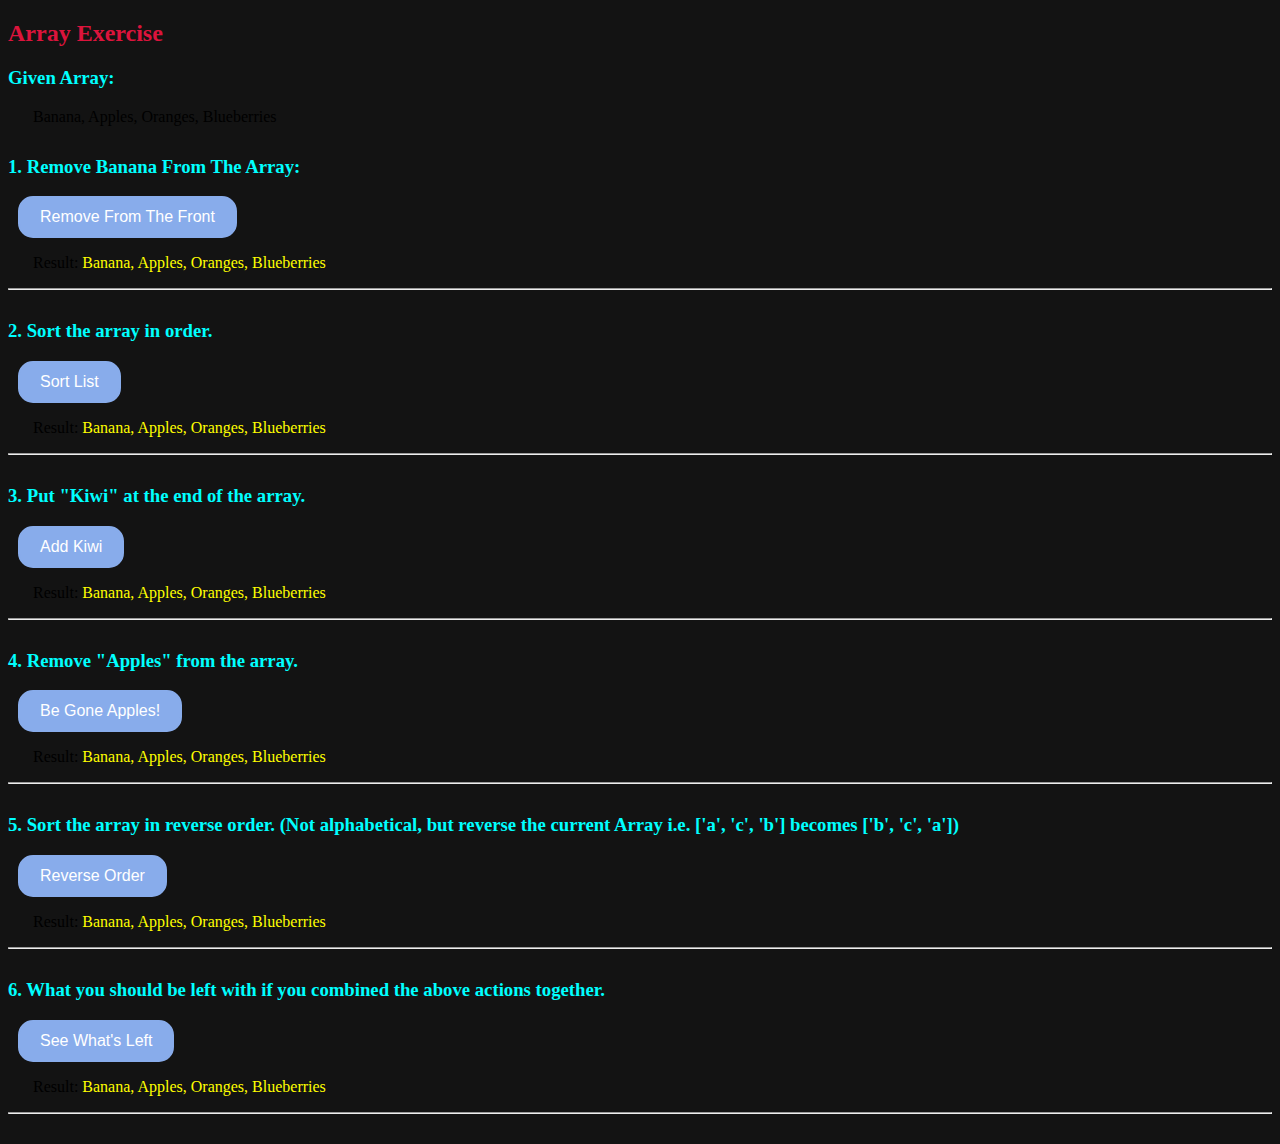
<file: Section11/119_ArrayExercise/index.html>
<!DOCTYPE html>
<html lang="en">

<head>
  <meta charset="UTF-8">
  <meta name="viewport" content="width=device-width, initial-scale=1.0">
  <title>Array Exercise</title>
  <style>
    body {
      background-color: #131313;
    }

    h2 {
      color: crimson;
    }

    div {
      margin-bottom: 30px;
    }

    h3 {
      color: aqua;
    }

    button {
      padding: 10px 20px;
      border: solid #88aceb 2px;
      border-radius: 15px;
      margin-left: 10px;
      background-color: #88aceb;
      font-size: medium;
      color: #fff;
    }

    button:hover {
      background-color: #fff;
      color: #88aceb;
    }

    p {
      margin-left: 25px;
    }

    span {
      color: yellow;
    }
  </style>
</head>

<body>
  <h2>Array Exercise</h2>

  <div class="given">
    <h3>Given Array:</h3>
    <p id="givenArr"></p>
  </div>

  <div class="first">
    <h3>1. Remove Banana From The Array:</h3>
    <button onclick="shift()">Remove From The Front</button>
    <p>Result: <span id="first">Banana, Apples, Oranges, Blueberries</span></p>
    <hr>
  </div>

  <div class="second">
    <h3>2. Sort the array in order.</h3>
    <button onclick="sort()">Sort List</button>
    <p>Result: <span id="second">Banana, Apples, Oranges, Blueberries</span></p>
    <hr>
  </div>

  <div class="third">
    <h3>3. Put "Kiwi" at the end of the array.</h3>
    <button onclick="push()">Add Kiwi</button>
    <p>Result: <span id="third">Banana, Apples, Oranges, Blueberries</span></p>
    <hr>
  </div>

  <div class="fourth">
    <h3>4. Remove "Apples" from the array.</h3>
    <button onclick="splice()">Be Gone Apples!</button>
    <p>Result: <span id="fourth">Banana, Apples, Oranges, Blueberries</span></p>
    <hr>
  </div>

  <div class="fifth">
    <h3>5. Sort the array in reverse order. (Not alphabetical, but reverse the current Array i.e. ['a', 'c', 'b']
      becomes ['b', 'c', 'a'])</h3>
    <button onclick="reverse()">Reverse Order</button>
    <p>Result: <span id="fifth">Banana, Apples, Oranges, Blueberries</span></p>
    <hr>
  </div>

  <div class="sixth">
    <h3>6. What you should be left with if you combined the above actions together.</h3>
    <button onclick="myfunction()">See What's Left</button>
    <p>Result: <span id="sixth">Banana, Apples, Oranges, Blueberries</span></p>
    <hr>
  </div>


  <script>
    let array = ['Banana', 'Apples', 'Oranges', 'Blueberries'];
    let arrayString = array.join(', ');
    document.getElementById('givenArr').innerHTML = arrayString;
    console.log(`Original Array: ${arrayString}`)

    // 1. Remove the Banana from the array.
    function shift() {
      let array = ['Banana', 'Apples', 'Oranges', 'Blueberries'];
      array.shift();
      let arrayString = array.join(', ');
      document.getElementById('first').innerHTML = arrayString;
      console.log(`1. Remove Banana: ${arrayString}`)
    }

    // 2. Sort the array in order.
    function sort() {
      let array = ['Banana', 'Apples', 'Oranges', 'Blueberries'];
      array.sort();
      let arrayString = array.join(', ');
      document.getElementById('second').innerHTML = arrayString;
      console.log(`2. Sort Array: ${arrayString}`)
    }

    // 3. Put "Kiwi" at the end of the array.
    function push() {
      let array = ['Banana', 'Apples', 'Oranges', 'Blueberries'];
      array.push('Kiwi');
      let arrayString = array.join(', ');
      document.getElementById('third').innerHTML = arrayString;
      console.log(`3. Add Kiwi: ${arrayString}`)
    }

    // 4. Remove "Apples" from the array.
    function splice() {
      let array = ['Banana', 'Apples', 'Oranges', 'Blueberries'];
      array.splice(1, 1);
      let arrayString = array.join(', ');
      document.getElementById('fourth').innerHTML = arrayString;
      console.log(`4. Remove Apples: ${arrayString}`)
    }

    // 5. Sort the array in reverse order. (Not alphabetical, but reverse
    // the current Array i.e. ['a', 'c', 'b'] becomes ['b', 'c', 'a'])
    function reverse() {
      let array = ['Banana', 'Apples', 'Oranges', 'Blueberries'];
      array.reverse();
      let arrayString = array.join(', ');
      document.getElementById('fifth').innerHTML = arrayString;
      console.log(`5. Reverse Order: ${arrayString}`)
    }

    // 6. What you should be left with ["Kiwi", "Oranges", "Blueberries"]
    function myfunction() {
      let array = ['Banana', 'Apples', 'Oranges', 'Blueberries'];
      array.shift();
      console.log(`1. Remove Banana: ${array}`)
      array.sort();
      console.log(`2. Sort Array: ${array}`)
      array.push('Kiwi');
      console.log(`3. Add Kiwi: ${array}`)
      array.splice(0, 1);
      console.log(`4. Remove Apples: ${array}`)
      array.reverse();
      console.log(`5. Reverse Order: ${array}`)
      let arrayString = array.join(', ');
      document.getElementById('sixth').innerHTML = arrayString;
      console.log(`6. Whats left: ${arrayString}`)
    }
  </script>
</body>

</html>
</file>
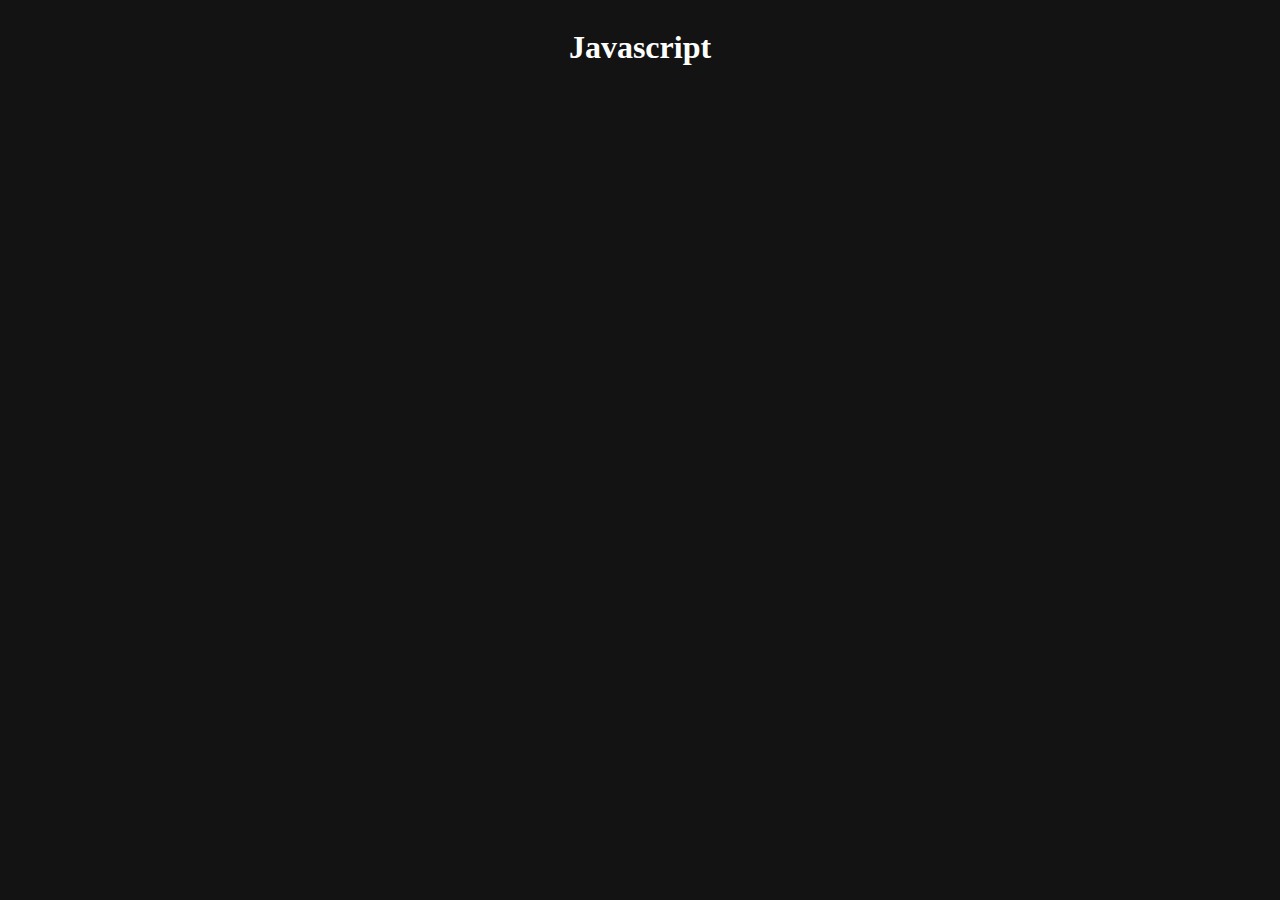
<file: Section11/121_Object-Arrays-FBApp/index.html>
<!DOCTYPE html>
<html lang="en">
<head>
  <meta charset="UTF-8">
  <meta name="viewport" content="width=device-width, initial-scale=1.0">
  <link rel="stylesheet" href="style.css">
  <title>Data Structures</title>
</head>
<body>
  <h1>Javascript</h1>
  

  <script src="app.js"></script>
</body>
</html>
</file>
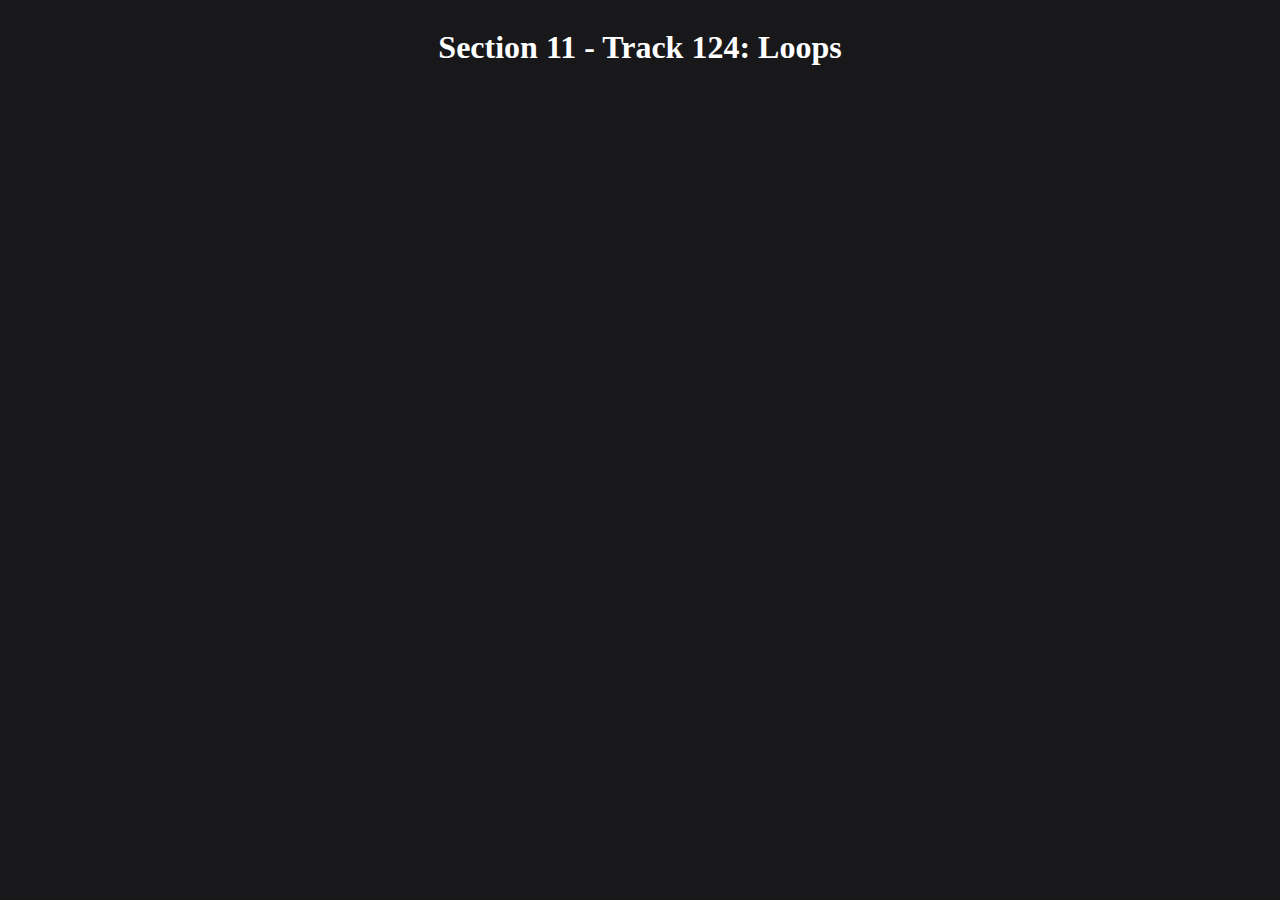
<file: Section11/124_Loops/index.html>
<!DOCTYPE html>
<html lang="en">
<head>
  <meta charset="UTF-8">
  <meta name="viewport" content="width=device-width, initial-scale=1.0">
  <style>
    body {
      background-color: #18171a;
      color: white;
      display: flex;
      justify-content: center;
    }
  </style>
  <title>Loops</title>
</head>
<body>
  <h1>Section 11 - Track 124: Loops</h1>
  <script src="app.js"></script>
</body>
</html>
</file>
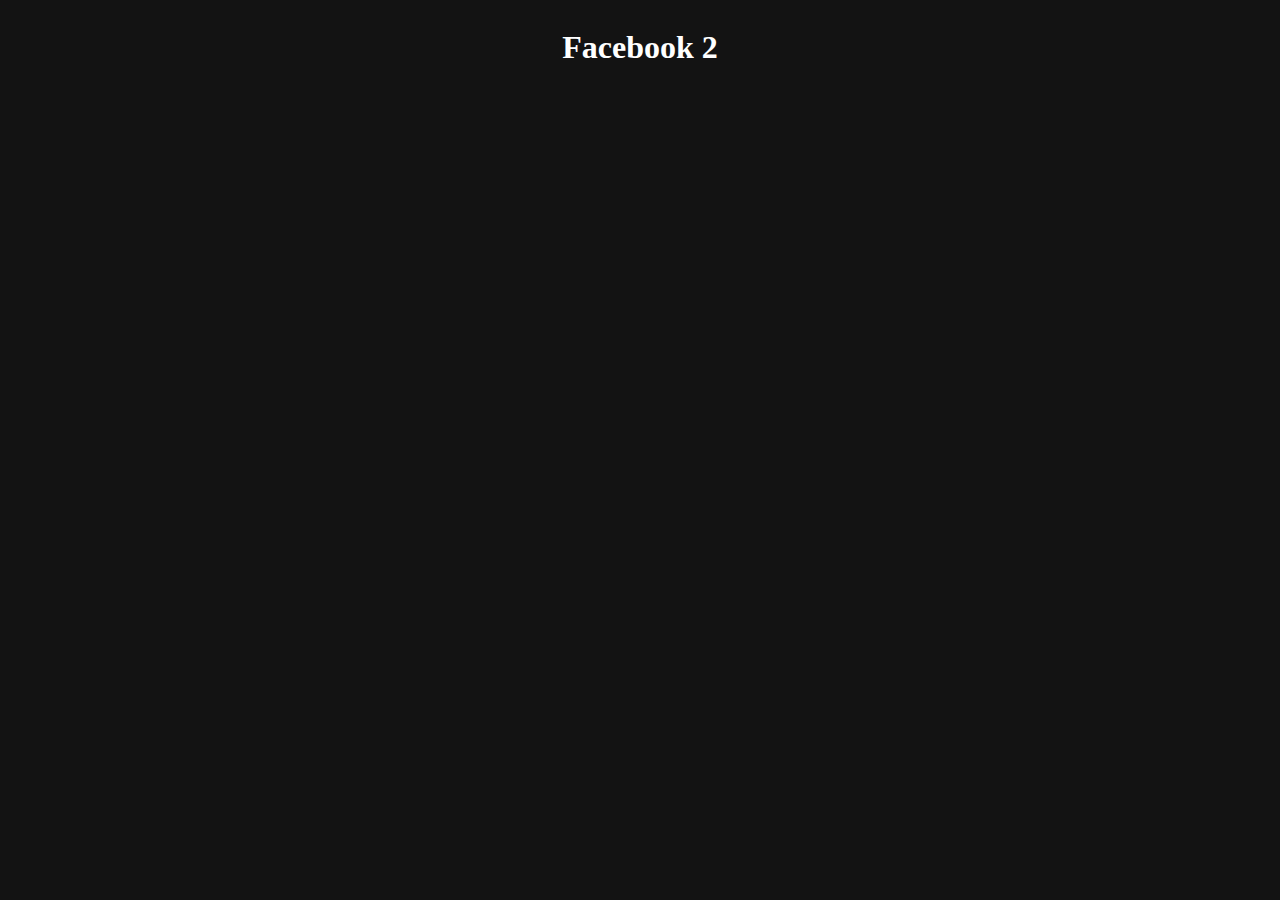
<file: Section11/125_Build-FB2/index.html>
<!DOCTYPE html>
<html lang="en">

<head>
  <meta charset="UTF-8">
  <meta name="viewport" content="width=device-width, initial-scale=1.0">
  <style>
    body {
      background-color: #131313;
      color: #fff;
      display: flex;
      justify-content: center;
    }
  </style>
  <title>Facebook 2</title>
</head>

<body>
  <h1>Facebook 2</h1>


  <script src="app.js"></script>
</body>

</html>
</file>
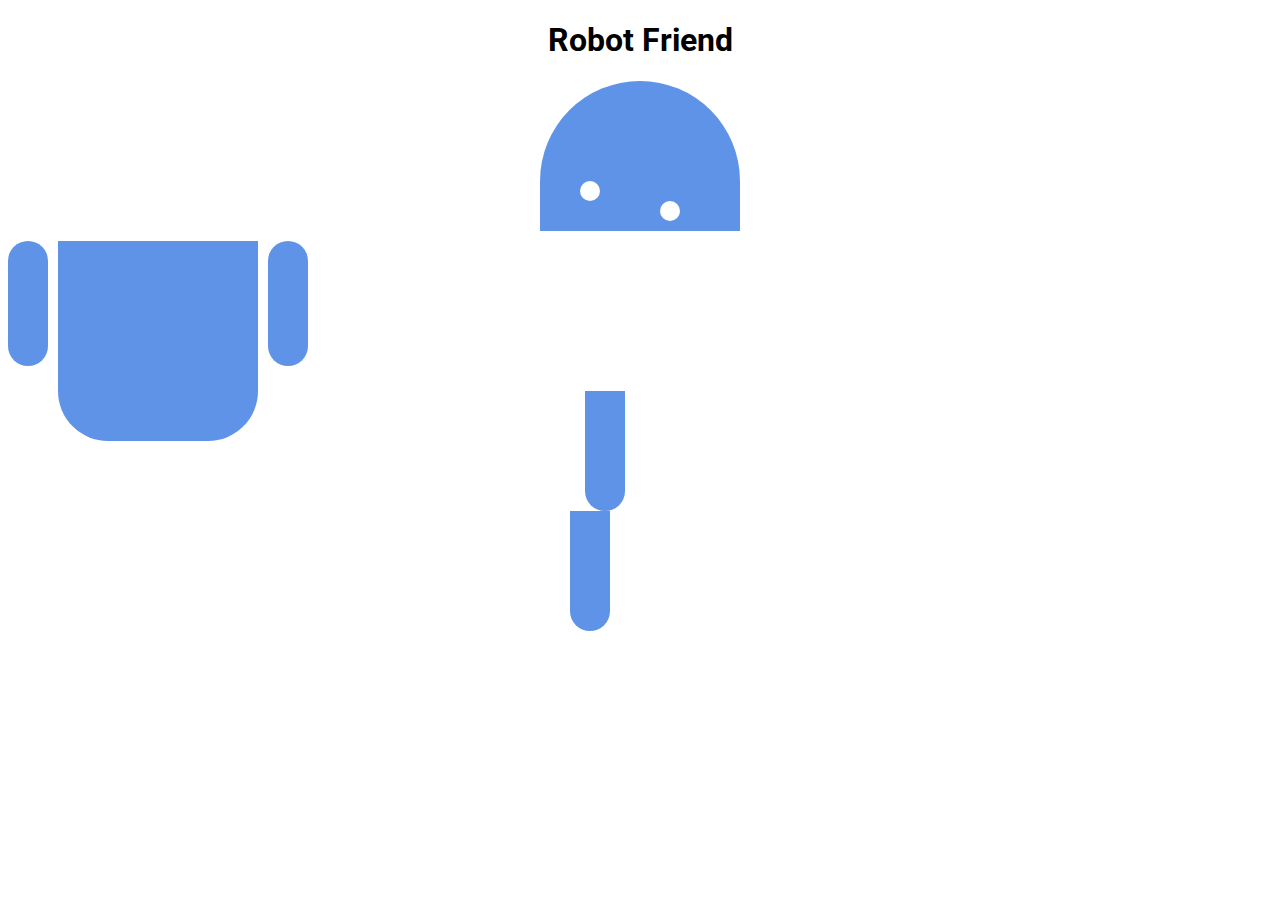
<file: Section7/60-Robot/index.html>
<!DOCTYPE html>
<html>
<head>
	<title>RoboPage</title>
	<link rel="stylesheet" type="text/css" href="style.css">
	<link href="https://fonts.googleapis.com/css?family=Roboto" rel="stylesheet">
</head>
<body>
	<h1>Robot Friend</h1>
	<div class="robots">
		<div class="android"> 
			<div class="head"> 
				<div class="eyes"> 
					<div class="left_eye"></div> 
					<div class="right_eye"></div>
				</div> 
			</div> 
			<div class="upper_body"> 
				<div class="left_arm"></div> 
				<div class="torso"></div> 
				<div class="right_arm"></div> 
			</div> 
			<div class="lower_body"> 
				<div class="left_leg"></div> 
				<div class="right_leg"></div> 
			</div> 
		</div>
	</div>
</body>
</html>
</file>
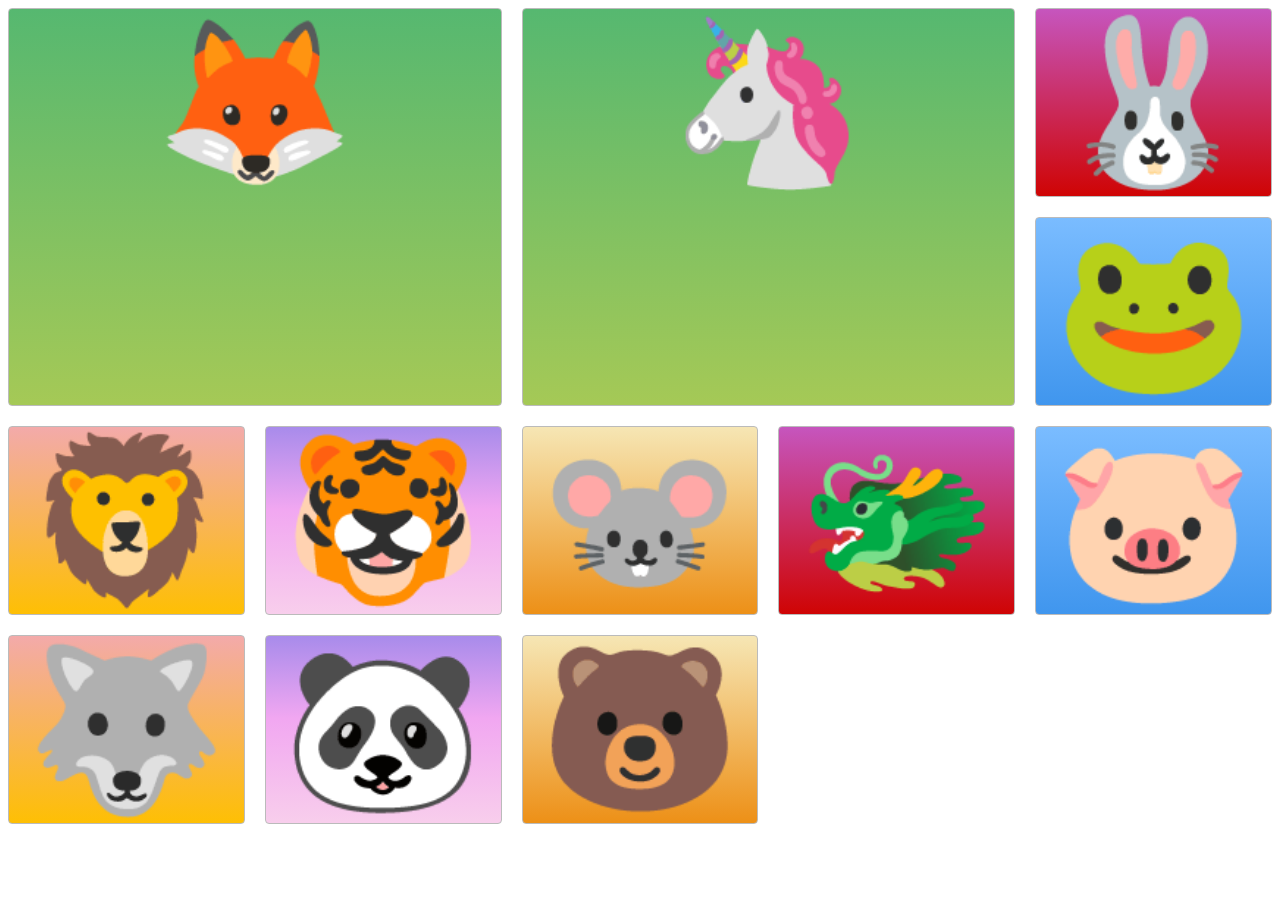
<file: Section9/85-CSS_GRID/index.html>
<!DOCTYPE html>
<html>

<head>
  <!-- the below meta tag is default in most modern browsers. however if you have an
  older browser, the emojis may not show up properly. In which case you need this meta
  tag. Read more here: https://teamtreehouse.com/community/meta-charsetutf8-what-does-this-mean-or-what-does-it-do-i-deleted-it-from-the-code-and-nothing-changed -->
  <meta charset="utf-8">
  <title>Grid Master</title>
  <link rel="stylesheet" type="text/css" href="./style.css">
</head>

<body>
  <div class="container">
    <div class="zone green">🦊</div>
    <div class="zone red">🐰</div>
    <div class="zone blue">🐸</div>
    <div class="zone yellow">🦁</div>
    <div class="zone purple">🐯</div>
    <div class="zone brown">🐭</div>
    <div class="zone green">🦄</div>
    <div class="zone red">🐲</div>
    <div class="zone blue">🐷</div>
    <div class="zone yellow">🐺</div>
    <div class="zone purple">🐼</div>
    <div class="zone brown">🐻</div>
  </div>
</body>

</html>
</file>
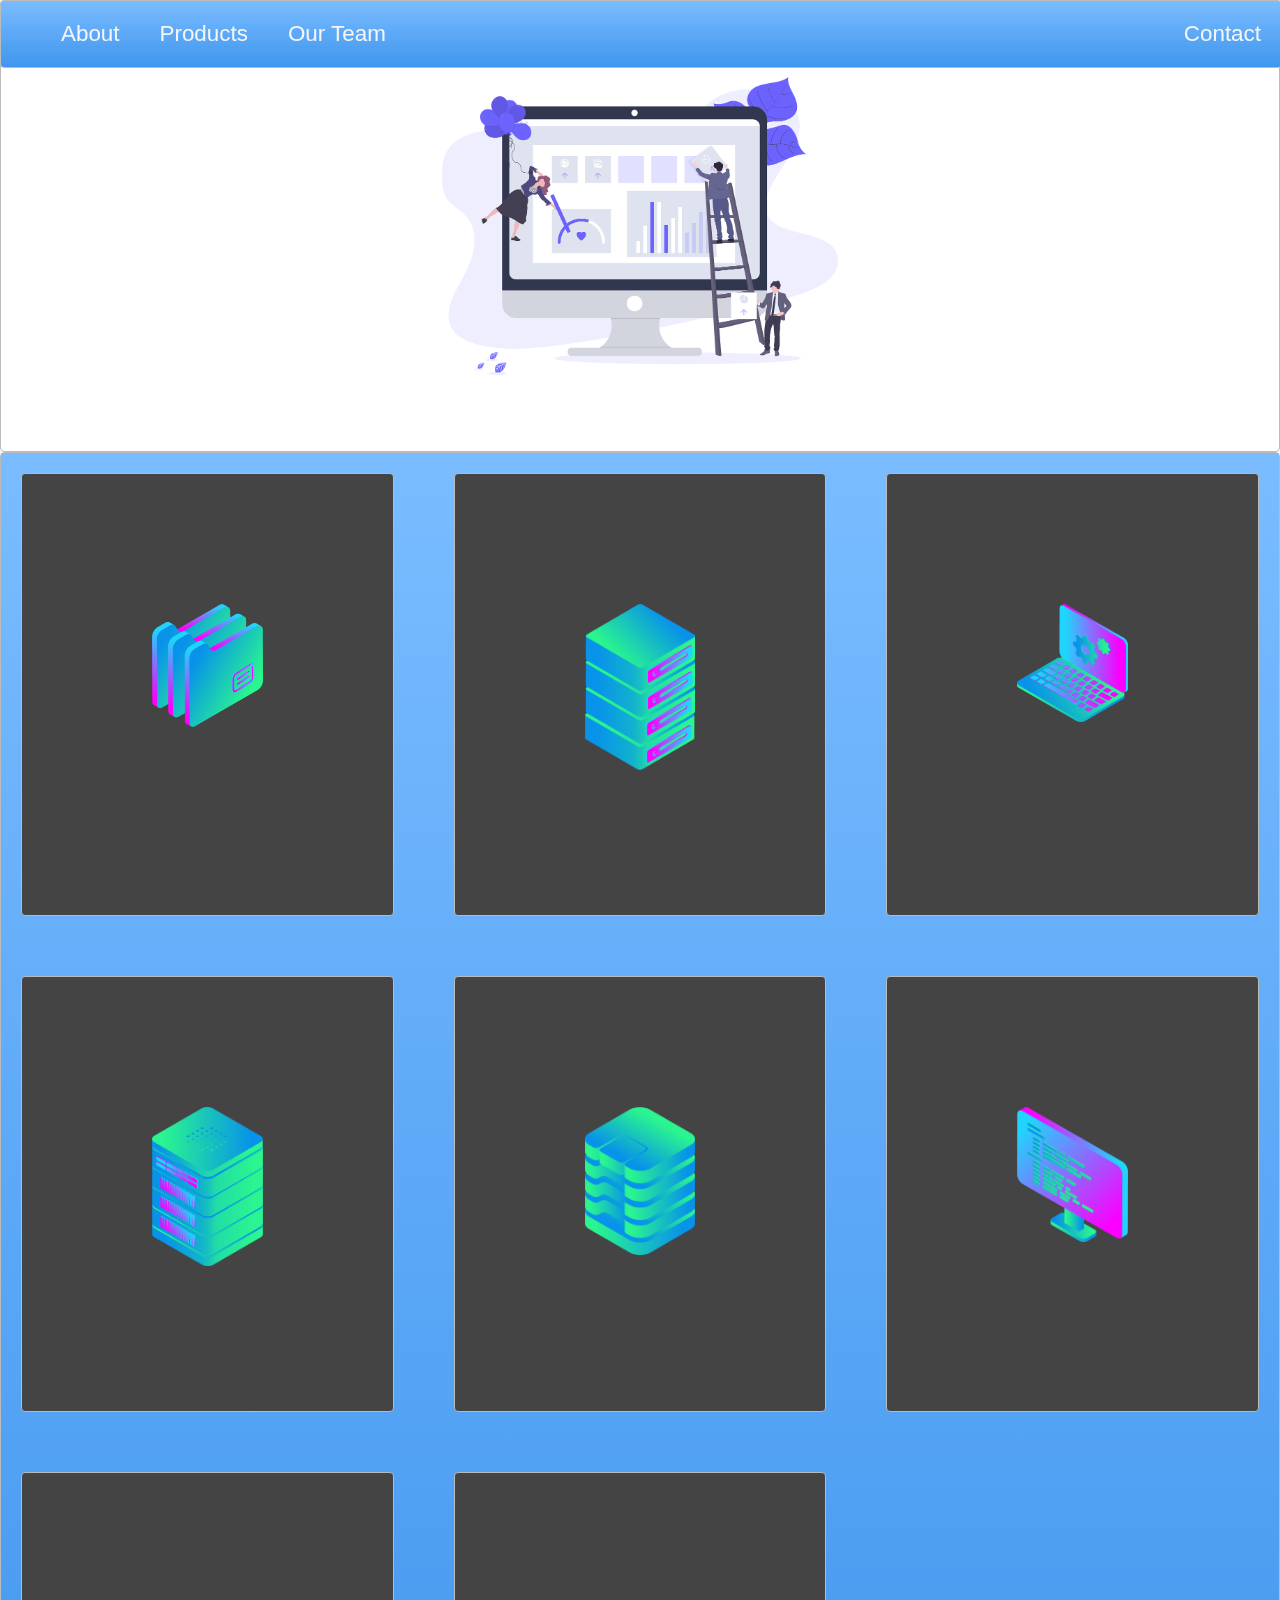
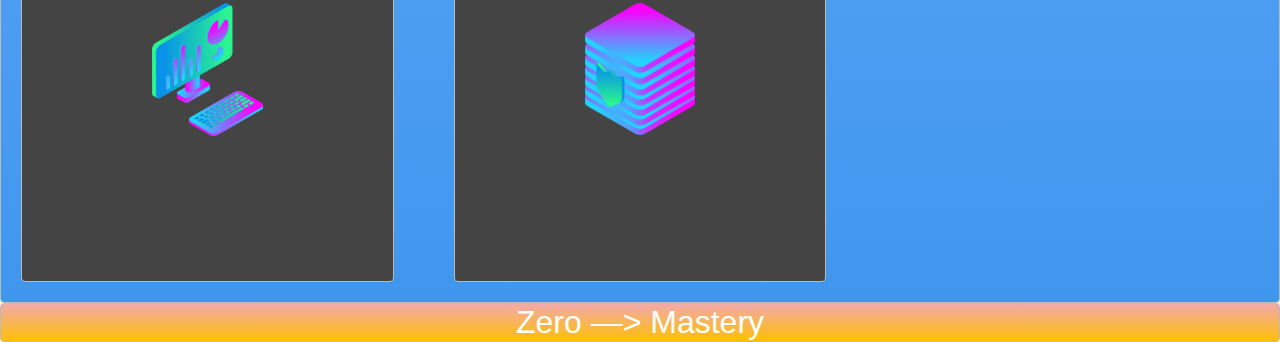
<file: Section9/91-CSS_Layout/index.html>
<!DOCTYPE html>
<html>
<head>
  <title>Layout Master</title>
  <link rel="stylesheet" type="text/css" href="./style.css">
</head>
<body>
  <nav class="zone blue sticky">
    <ul class="main-nav">
      <li><a href="#">About</a></li>
      <li><a href="#">Products</a></li>
      <li><a href="#">Our Team</a></li>
      <li class="push"><a href="#">Contact</a></li>
    </ul>
  </nav>
  <div class="container zone"><img class="cover" src="./img/undraw.png" alt=""></div>
  <div class="zone blue grid-wrapper">
    <div class="box zone"><img src="./img/files_2.png" alt=""></div>
    <div class="box zone"><img src="./img/server_2_2.png" alt=""></div>
    <div class="box zone"><img src="./img/monitor_settings_2.png" alt=""></div>
    <div class="box zone"><img src="./img/server_3.png" alt=""></div>
    <div class="box zone"><img src="./img/data_storage_2_2.png" alt=""></div>
    <div class="box zone"><img src="./img/monitor_coding_2.png" alt=""></div>
    <div class="box zone"><img src="./img/desktop_analytics_2.png" alt=""></div>
    <div class="box zone"><img src="./img/server_safe_2.png" alt=""></div>
  </div>
  <!-- <div class="zone blue">Project Grid</div> -->
  <footer class="zone yellow">Zero —> Mastery</footer>
</body>
</html>
</file>
<file: Section11/121_Object-Arrays-FBApp/style.css>
body {
  background-color: #131313;
  color: #fff;
  display: flex;
  justify-content: center;
}
</file>
<file: Section7/60-Robot/style.css>
h1 {
	text-align: center;
	font-family: 'Roboto', sans-serif;
}

.robots {
}

.head, 
.left_arm, 
.torso, 
.right_arm, 
.left_leg, 
.right_leg {
	 background-color: #5f93e8;
}

.head { 
	width: 200px; 
	margin: 0 auto; 
	height: 150px; 
	border-radius: 200px 200px 0 0; 
	margin-bottom: 10px;
} 

.eyes {
	
}

.head:hover {
	width: 300px;
    transition: 1s ease-in-out;
}

.upper_body { 
	width: 300px; 
	height: 150px;
	display: flex; 
} 

.left_arm, .right_arm { 
	width: 40px; 
	height: 125px;
	border-radius: 100px; 
} 

.left_arm { 
	margin-right: 10px; 
} 

.right_arm { 
	margin-left: 10px; 
} 

.torso { 
	width: 200px; 
	height: 200px;
	border-radius: 0 0 50px 50px; 
} 

.lower_body { 
	width: 200px; 
	height: 200px;
	/* This is another useful property. Hmm what do you think it does?*/
	margin: 0 auto;

} 

.left_leg, .right_leg { 
	width: 40px; 
	height: 120px;
	border-radius: 0 0 100px 100px; 
} 

.left_leg { 
	margin-left: 45px; 
} 

.left_leg:hover {
	-webkit-transform: rotate(20deg);
    -moz-transform: rotate(20deg);
    -o-transform: rotate(20deg);
    -ms-transform: rotate(20deg);
    transform: rotate(20deg);
}

.right_leg { 
	margin-left: 30px; 
}

.left_eye, .right_eye { 
	width: 20px; 
	height: 20px; 
	border-radius: 15px; 
	background-color: white;  
} 

.left_eye { 
	/* These properties are new and you haven't encountered
	in this course. Check out CSS Tricks to see what it does! */
	position: relative; 
	top: 100px; 
	left: 40px; 
} 

.right_eye { 
	position: relative; 
	top: 100px; 
	left: 120px; 
}
</file>
<file: Section9/85-CSS_GRID/style.css>
.container {
    display: grid;
    gap: 20px;
    /* grid-template-columns: 1fr 1fr 2fr; */
    /* grid-template-columns: repeat(3, 1fr); */
    /* grid-template-columns: auto 1fr 2fr; */
    grid-template-columns: repeat(auto-fill, minmax(200px, 1fr));
    grid-template-rows: 1fr;
}

.green {
    /* grid-column-start: 1; */
    /* grid-column-end: 3; */
    /* grid-column: 1/3; */
    /* grid-column: 1/-1; //-1 signifies "the end" */
    grid-column: span 2;
    grid-row: 1/3;
}

.zone {
	cursor: pointer;
	/* display: block; */
	text-align: center;
	font-size: 10em;
	border-radius: 4px;
	border: 1px solid #bbb;
	transition: all 0.3s linear;
}

.zone:hover {
	-webkit-box-shadow: rgba(0, 0, 0, 0.8) 0px 5px 15px, inset rgba(0, 0, 0, 0.15) 0px -10px 20px;
	-moz-box-shadow: rgba(0, 0, 0, 0.8) 0px 5px 15px, inset rgba(0, 0, 0, 0.15) 0px -10px 20px;
	-o-box-shadow: rgba(0, 0, 0, 0.8) 0px 5px 15px, inset rgba(0, 0, 0, 0.15) 0px -10px 20px;
	box-shadow: rgba(0, 0, 0, 0.8) 0px 5px 15px, inset rgba(0, 0, 0, 0.15) 0px -10px 20px;
}

/*https://paulund.co.uk/how-to-create-shiny-css-buttons*/
/***********************************************************************
 *  Green Background
 **********************************************************************/
.green {
	background: #56b870; /* Old browsers */
	background: -moz-linear-gradient(top, #56b870 0%, #a5c956 100%); /* FF3.6+ */
	background: -webkit-gradient(
		linear,
		left top,
		left bottom,
		color-stop(0%, #56b870),
		color-stop(100%, #a5c956)
	); /* Chrome,Safari4+ */
	background: -webkit-linear-gradient(top, #56b870 0%, #a5c956 100%); /* Chrome10+,Safari5.1+ */
	background: -o-linear-gradient(top, #56b870 0%, #a5c956 100%); /* Opera 11.10+ */
	background: -ms-linear-gradient(top, #56b870 0%, #a5c956 100%); /* IE10+ */
	background: linear-gradient(top, #56b870 0%, #a5c956 100%); /* W3C */
}

/***********************************************************************
 *  Red Background
 **********************************************************************/
.red {
	background: #c655be; /* Old browsers */
	background: -moz-linear-gradient(top, #c655be 0%, #cf0404 100%); /* FF3.6+ */
	background: -webkit-gradient(
		linear,
		left top,
		left bottom,
		color-stop(0%, #c655be),
		color-stop(100%, #cf0404)
	); /* Chrome,Safari4+ */
	background: -webkit-linear-gradient(top, #c655be 0%, #cf0404 100%); /* Chrome10+,Safari5.1+ */
	background: -o-linear-gradient(top, #c655be 0%, #cf0404 100%); /* Opera 11.10+ */
	background: -ms-linear-gradient(top, #c655be 0%, #cf0404 100%); /* IE10+ */
	background: linear-gradient(top, #c655be 0%, #cf0404 100%); /* W3C */
}

/***********************************************************************
 *  Yellow Background
 **********************************************************************/
.yellow {
	background: #f3aaaa; /* Old browsers */
	background: -moz-linear-gradient(top, #f3aaaa 0%, #febf04 100%); /* FF3.6+ */
	background: -webkit-gradient(
		linear,
		left top,
		left bottom,
		color-stop(0%, #f3aaaa),
		color-stop(100%, #febf04)
	); /* Chrome,Safari4+ */
	background: -webkit-linear-gradient(top, #f3aaaa 0%, #febf04 100%); /* Chrome10+,Safari5.1+ */
	background: -o-linear-gradient(top, #f3aaaa 0%, #febf04 100%); /* Opera 11.10+ */
	background: -ms-linear-gradient(top, #f3aaaa 0%, #febf04 100%); /* IE10+ */
	background: linear-gradient(top, #f3aaaa 0%, #febf04 100%); /* W3C */
}

/***********************************************************************
 *  Blue Background
 **********************************************************************/
.blue {
	background: #7abcff; /* Old browsers */
	background: -moz-linear-gradient(top, #7abcff 0%, #60abf8 44%, #4096ee 100%); /* FF3.6+ */
	background: -webkit-gradient(
		linear,
		left top,
		left bottom,
		color-stop(0%, #7abcff),
		color-stop(44%, #60abf8),
		color-stop(100%, #4096ee)
	); /* Chrome,Safari4+ */
	background: -webkit-linear-gradient(top, #7abcff 0%, #60abf8 44%, #4096ee 100%); /* Chrome10+,Safari5.1+ */
	background: -o-linear-gradient(top, #7abcff 0%, #60abf8 44%, #4096ee 100%); /* Opera 11.10+ */
	background: -ms-linear-gradient(top, #7abcff 0%, #60abf8 44%, #4096ee 100%); /* IE10+ */
	background: linear-gradient(top, #7abcff 0%, #60abf8 44%, #4096ee 100%); /* W3C */
}

/***********************************************************************
 *  Purple Background
 **********************************************************************/
.purple {
	background: #a88beb; /* Old browsers */
	background: -moz-linear-gradient(top, #a88beb 0%, #f1a7f1 44%, #f8ceec 100%); /* FF3.6+ */
	background: -webkit-gradient(
		linear,
		left top,
		left bottom,
		color-stop(0%, #a88beb),
		color-stop(44%, #f1a7f1),
		color-stop(100%, #f8ceec)
	); /* Chrome,Safari4+ */
	background: -webkit-linear-gradient(top, #a88beb 0%, #f1a7f1 44%, #f8ceec 100%); /* Chrome10+,Safari5.1+ */
	background: -o-linear-gradient(top, #a88beb 0%, #f1a7f1 44%, #f8ceec 100%); /* Opera 11.10+ */
	background: -ms-linear-gradient(top, #a88beb 0%, #f1a7f1 44%, #f8ceec 100%); /* IE10+ */
	background: linear-gradient(top, #a88beb 0%, #f1a7f1 44%, #f8ceec 100%); /* W3C */
}

/***********************************************************************
 *  Brown Background
 **********************************************************************/
.brown {
	background: #f6e6b4; /* Old browsers */
	background: -moz-linear-gradient(top, #f6e6b4 0%, #ed9017 100%); /* FF3.6+ */
	background: -webkit-gradient(
		linear,
		left top,
		left bottom,
		color-stop(0%, #f6e6b4),
		color-stop(100%, #ed9017)
	); /* Chrome,Safari4+ */
	background: -webkit-linear-gradient(top, #f6e6b4 0%, #ed9017 100%); /* Chrome10+,Safari5.1+ */
	background: -o-linear-gradient(top, #f6e6b4 0%, #ed9017 100%); /* Opera 11.10+ */
	background: -ms-linear-gradient(top, #f6e6b4 0%, #ed9017 100%); /* IE10+ */
	background: linear-gradient(top, #f6e6b4 0%, #ed9017 100%); /* W3C */
	filter: progid:DXImageTransform.Microsoft.gradient(
			startColorstr='#f6e6b4',
			endColorstr='#ed9017',
			GradientType=0
		); /* IE6-9 */
}
</file>
<file: Section9/91-CSS_Layout/style.css>
body {
    margin: auto 0;
    font-family: Arial, Helvetica, sans-serif;
}

.zone {
    /* padding:30px 50px; */
    /* margin:40px 60px; */
    cursor:pointer;
    /* display:inline-block; */
    color:#FFF;
    font-size:2em;
    border-radius:4px;
    border:1px solid #bbb;
    transition: all 0.3s linear;
}

.zone:hover {
    -webkit-box-shadow:rgba(0,0,0,0.8) 0px 5px 15px, inset rgba(0,0,0,0.15) 0px -10px 20px;
    -moz-box-shadow:rgba(0,0,0,0.8) 0px 5px 15px, inset rgba(0,0,0,0.15) 0px -10px 20px;
    -o-box-shadow:rgba(0,0,0,0.8) 0px 5px 15px, inset rgba(0,0,0,0.15) 0px -10px 20px;
    box-shadow:rgba(0,0,0,0.8) 0px 5px 15px, inset rgba(0,0,0,0.15) 0px -10px 20px;
}

.box:hover {
    -webkit-transform: rotate(-7deg);
    -moz-transform: rotate(-7deg);
    -o-transform: rotate(-7deg);
    transform: rotate(-7deg);
}

/* NAV */
.sticky {
    position: fixed;
    top: 0;
    width: 100%;
}

.main-nav {
    display: flex;
    list-style: none;
    font-size: 0.7em;
    margin: 0;
}

@media only screen and (max-width: 600px) {
    .main-nav {
        font-size: 0.5em;
        padding: 0;
    }
}

.push {
    margin-left: auto;
}

li {
    padding: 20px;
}

a {
    color: #f5f5f6;
    text-decoration: none;
}

/* COVER */
.container {
    display: flex;
    align-items: center;
    justify-content: center;
    height: 50vh;
}

.cover {
    width: 30rem;
}

/* GRID */
.grid-wrapper {
    display: grid;
    gap: 20px;
    grid-template-columns: repeat(auto-fill, minmax(350px, 1fr));
}

.box > img {
    width: 100%;
}

.box {
    background-color: #444;
    padding: 130px;
    margin: 20px;
}

footer {
    text-align: center;
}

/*https://paulund.co.uk/how-to-create-shiny-css-buttons*/
/***********************************************************************
 *  Green Background
 **********************************************************************/
.green{
    background: #56B870; /* Old browsers */
    background: -moz-linear-gradient(top, #56B870 0%, #a5c956 100%); /* FF3.6+ */
    background: -webkit-gradient(linear, left top, left bottom, color-stop(0%,#56B870), color-stop(100%,#a5c956)); /* Chrome,Safari4+ */
    background: -webkit-linear-gradient(top, #56B870 0%,#a5c956 100%); /* Chrome10+,Safari5.1+ */
    background: -o-linear-gradient(top, #56B870 0%,#a5c956 100%); /* Opera 11.10+ */
    background: -ms-linear-gradient(top, #56B870 0%,#a5c956 100%); /* IE10+ */
    background: linear-gradient(top, #56B870 0%,#a5c956 100%); /* W3C */
}

/***********************************************************************
 *  Red Background
 **********************************************************************/
.red{
    background: #C655BE; /* Old browsers */
    background: -moz-linear-gradient(top, #C655BE 0%, #cf0404 100%); /* FF3.6+ */
    background: -webkit-gradient(linear, left top, left bottom, color-stop(0%,#C655BE), color-stop(100%,#cf0404)); /* Chrome,Safari4+ */
    background: -webkit-linear-gradient(top, #C655BE 0%,#cf0404 100%); /* Chrome10+,Safari5.1+ */
    background: -o-linear-gradient(top, #C655BE 0%,#cf0404 100%); /* Opera 11.10+ */
    background: -ms-linear-gradient(top, #C655BE 0%,#cf0404 100%); /* IE10+ */
    background: linear-gradient(top, #C655BE 0%,#cf0404 100%); /* W3C */
}

/***********************************************************************
 *  Yellow Background
 **********************************************************************/
.yellow{
    background: #F3AAAA; /* Old browsers */
    background: -moz-linear-gradient(top, #F3AAAA 0%, #febf04 100%); /* FF3.6+ */
    background: -webkit-gradient(linear, left top, left bottom, color-stop(0%,#F3AAAA), color-stop(100%,#febf04)); /* Chrome,Safari4+ */
    background: -webkit-linear-gradient(top, #F3AAAA 0%,#febf04 100%); /* Chrome10+,Safari5.1+ */
    background: -o-linear-gradient(top, #F3AAAA 0%,#febf04 100%); /* Opera 11.10+ */
    background: -ms-linear-gradient(top, #F3AAAA 0%,#febf04 100%); /* IE10+ */
    background: linear-gradient(top, #F3AAAA 0%,#febf04 100%); /* W3C */
}

/***********************************************************************
 *  Blue Background
 **********************************************************************/
.blue{
    background: #7abcff; /* Old browsers */
    background: -moz-linear-gradient(top, #7abcff 0%, #60abf8 44%, #4096ee 100%); /* FF3.6+ */
    background: -webkit-gradient(linear, left top, left bottom, color-stop(0%,#7abcff), color-stop(44%,#60abf8), color-stop(100%,#4096ee)); /* Chrome,Safari4+ */
    background: -webkit-linear-gradient(top, #7abcff 0%,#60abf8 44%,#4096ee 100%); /* Chrome10+,Safari5.1+ */
    background: -o-linear-gradient(top, #7abcff 0%,#60abf8 44%,#4096ee 100%); /* Opera 11.10+ */
    background: -ms-linear-gradient(top, #7abcff 0%,#60abf8 44%,#4096ee 100%); /* IE10+ */
    background: linear-gradient(top, #7abcff 0%,#60abf8 44%,#4096ee 100%); /* W3C */
}
</file>
